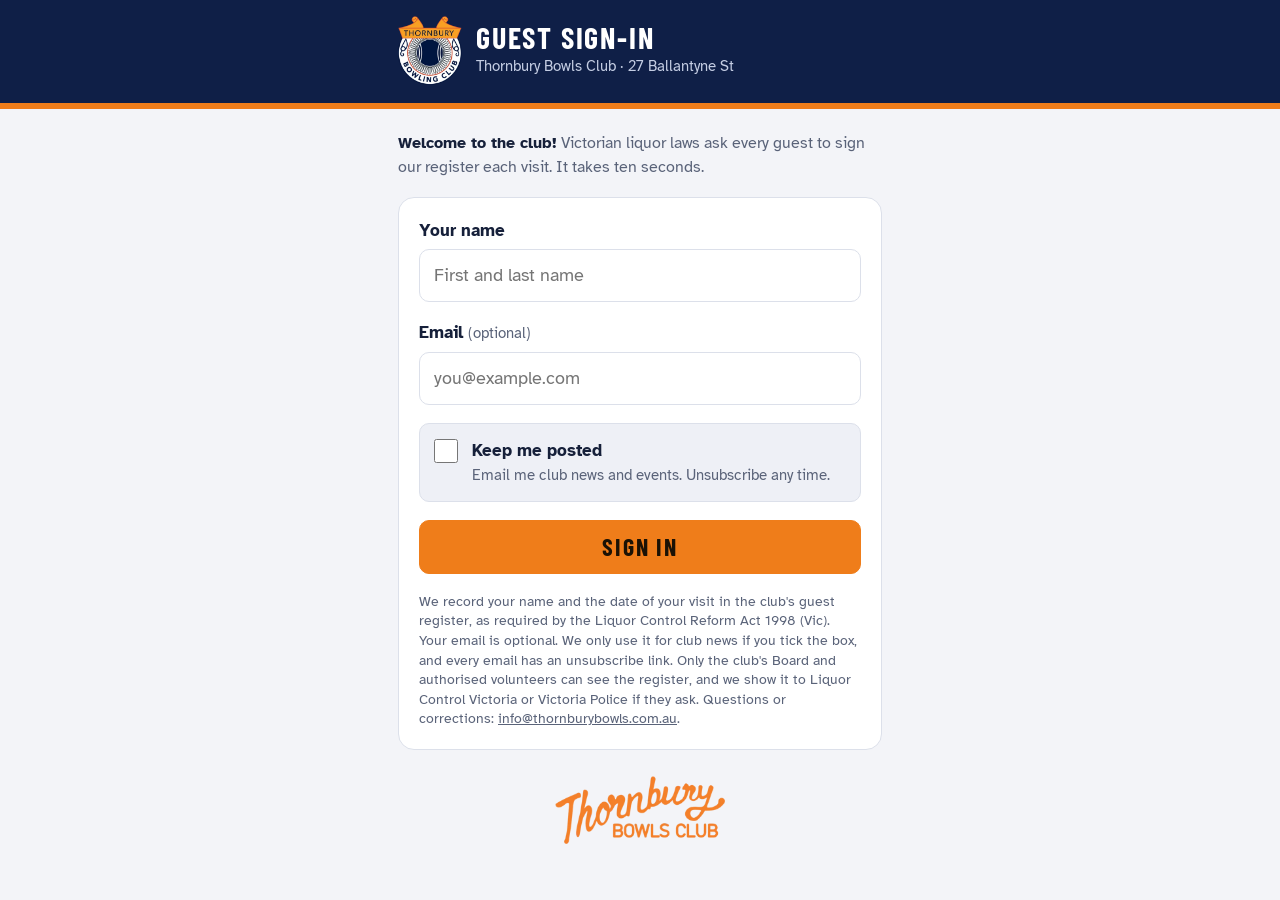
<file: guest/index.html>
<!doctype html>
<html lang="en-AU">
<head>
<meta charset="utf-8">
<meta name="viewport" content="width=device-width, initial-scale=1, viewport-fit=cover">
<title>Guest sign-in · Thornbury Bowls Club</title>
<meta name="description" content="Sign the Thornbury Bowls Club guest register.">
<meta name="robots" content="noindex, nofollow">
<meta name="theme-color" content="#0f1f47">
<link rel="icon" type="image/png" href="assets/favicon.png">
<link rel="apple-touch-icon" href="assets/apple-touch-icon.png">
<link rel="preload" href="assets/fonts/BarlowCondensed-Bold.woff" as="font" type="font/woff" crossorigin>
<link rel="stylesheet" href="guest.css">
</head>
<body>
<header class="band">
  <div class="wrap">
    <img class="crest" src="assets/crest.webp" alt="Thornbury Bowling Club crest" width="64" height="69">
    <div><span class="sign">Guest sign-in</span><span class="sign-sub">Thornbury Bowls Club · 27 Ballantyne St</span></div>
  </div>
</header>
<div class="stripe"></div>

<main>
  <div class="wrap">

    <!-- Sign-in form -->
    <section id="form-view" class="stack">
      <p class="lead"><b>Welcome to the club!</b> Victorian liquor laws ask every guest to sign our register each visit. It takes ten seconds.</p>

      <form id="guest-form" class="panel stack" novalidate>
        <div id="form-alert" class="alert" role="alert" hidden></div>

        <div class="field">
          <label for="name">Your name</label>
          <input type="text" id="name" name="name" autocomplete="name" autocapitalize="words" maxlength="100" placeholder="First and last name" aria-describedby="name-err" required>
          <span id="name-err" class="err" hidden></span>
        </div>

        <div class="field">
          <label for="email">Email <span class="opt">(optional)</span></label>
          <input type="email" id="email" name="email" autocomplete="email" inputmode="email" maxlength="254" placeholder="you@example.com" aria-describedby="email-err">
          <span id="email-err" class="err" hidden></span>
        </div>

        <label class="check" for="optin">
          <input type="checkbox" id="optin" name="optin">
          <span><span class="lbl">Keep me posted</span><span class="hint">Email me club news and events. Unsubscribe any time.</span></span>
        </label>

        <!-- Left empty by people; filled in by spam bots -->
        <div class="hp" aria-hidden="true"><label for="website">Website</label><input type="text" id="website" name="website" tabindex="-1" autocomplete="off"></div>

        <button class="btn go" id="submit">Sign in</button>

        <p class="notice" id="privacy">
          We record your name and the date of your visit in the club's guest register, as required by the
          Liquor Control Reform Act 1998 (Vic). Your email is optional. We only use it for club news if you tick the box,
          and every email has an unsubscribe link. Only the club's Board and authorised volunteers can see the register,
          and we show it to Liquor Control Victoria or Victoria Police if they ask. Questions or corrections:
          <a id="contact" href="mailto:info@thornburybowls.com.au">info@thornburybowls.com.au</a>.
        </p>
      </form>
    </section>

    <!-- Confirmation -->
    <section id="done-view" class="stack done" hidden tabindex="-1">
      <div class="tick" aria-hidden="true"><svg viewBox="0 0 24 24" fill="none" stroke="currentColor" stroke-width="3" stroke-linecap="round" stroke-linejoin="round"><path d="M5 12.5l4.5 4.5L19 7.5"/></svg></div>
      <h1 id="done-title">You're signed in</h1>
      <div class="ticket">
        <span class="who" id="done-name"></span>
        <span class="when" id="done-when"></span>
        <span class="hint" id="done-news" hidden>We'll email you club news. Thanks for keeping in touch.</span>
      </div>
      <p>Enjoy your visit. If bar staff ask, just show them this screen.</p>
      <button class="btn primary" id="another" type="button">Sign in another guest</button>
    </section>

    <div class="foot"><img src="assets/script.webp" alt="Thornbury Bowls Club" width="170" height="68"></div>
  </div>
</main>

<noscript><div class="wrap"><p class="alert">This page needs JavaScript. Please ask at the bar to sign the paper register.</p></div></noscript>
<script src="config.js"></script>
<script src="guest.js"></script>
</body>
</html>
</file>
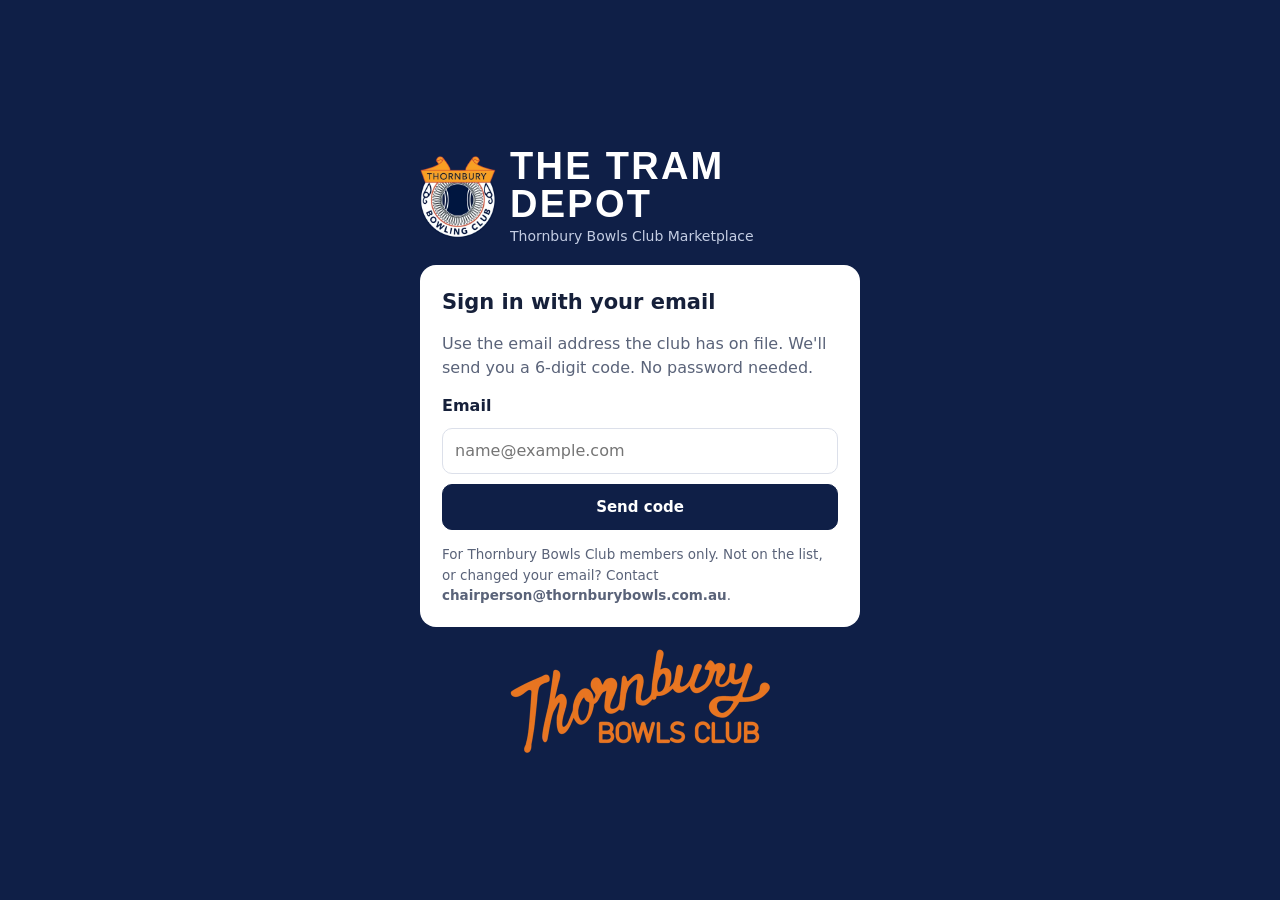
<file: test/index.html>
<!doctype html>
<html lang="en-AU"><head><meta charset="utf-8"><meta name="viewport" content="width=device-width, initial-scale=1, viewport-fit=cover">
<base href="../site/"><title>The Tram Depot (test)</title><link rel="stylesheet" href="styles.css"></head>
<body><div id="app"></div>
<script>window.DEPOT_CONFIG = { contactEmail: 'chairperson@thornburybowls.com.au' };</script>
<script src="../test/db-mock.js"></script>
<script src="app.js"></script>
</body></html>
</file>
<file: guest/guest.css>
/* Thornbury Bowls Club guest register. Club navy and orange, same look as The Tram Depot. */
@font-face{font-family:"Barlow Condensed";font-weight:700;font-display:swap;src:url(assets/fonts/BarlowCondensed-Bold.woff) format("woff")}
@font-face{font-family:"Atkinson Hyperlegible";font-weight:400;font-display:swap;src:url(assets/fonts/AtkinsonHyperlegible-Regular.woff) format("woff")}
@font-face{font-family:"Atkinson Hyperlegible";font-weight:700;font-display:swap;src:url(assets/fonts/AtkinsonHyperlegible-Bold.woff) format("woff")}

:root{
  --navy:#0f1f47; --navy-2:#1d3370; --on-navy:#fff; --on-navy-muted:#c4cde3;
  --orange:#ef7d1a; --orange-ink:#a24d06; --orange-soft:#fdead8;
  --bg:#f3f4f8; --surface:#fff; --surface-2:#eef0f6; --ink:#16203a; --muted:#5a6379; --line:#dce0ea;
  --ok:#1e6b3c; --ok-soft:#dcf0e3; --bad:#a3271f; --bad-soft:#fbe3e1;
  --display:"Barlow Condensed","Arial Narrow",Arial,sans-serif;
  --body:"Atkinson Hyperlegible",system-ui,-apple-system,"Segoe UI",sans-serif;
  --r:10px;
}
@media (prefers-color-scheme:dark){:root{
  --navy:#0b1734; --navy-2:#1a2d5f; --on-navy-muted:#b3bdd6;
  --orange:#f5913a; --orange-ink:#ffc48f; --orange-soft:#3b2412;
  --bg:#0e1322; --surface:#171e31; --surface-2:#1f2740; --ink:#e7eaf2; --muted:#9ea7bd; --line:#2a3452;
  --ok:#8fd6a8; --ok-soft:#173826; --bad:#f4a39c; --bad-soft:#3d1916; color-scheme:dark}}

*{box-sizing:border-box}
html{-webkit-text-size-adjust:100%}
body{margin:0;background:var(--bg);color:var(--ink);font-family:var(--body);font-size:17px;line-height:1.5}
button,input{font:inherit;color:inherit}
:focus-visible{outline:3px solid var(--orange);outline-offset:2px}
h1,h2{margin:0;text-wrap:balance}
p{margin:0}
[hidden]{display:none!important}

.wrap{max-width:520px;margin:0 auto;padding-left:max(18px,env(safe-area-inset-left));padding-right:max(18px,env(safe-area-inset-right))}
.wrap.wide{max-width:980px}

/* Navy band with crest */
.band{background:var(--navy);color:var(--on-navy);padding-top:env(safe-area-inset-top)}
.band .wrap{display:flex;align-items:center;gap:14px;padding-block:16px 18px}
.crest{width:64px;height:auto;flex:none}
.sign{display:block;font-family:var(--display);font-weight:700;font-size:30px;line-height:1;letter-spacing:.06em;text-transform:uppercase}
.sign-sub{display:block;color:var(--on-navy-muted);font-size:14.5px;margin-top:4px}
.stripe{height:6px;background:var(--orange)}

main{padding-block:22px calc(36px + env(safe-area-inset-bottom))}
.panel{background:var(--surface);border:1px solid var(--line);border-radius:16px;padding:20px}
.stack{display:grid;gap:18px}
.lead{font-size:16px;color:var(--muted)}
.lead b{color:var(--ink)}

.field{display:grid;gap:6px}
.field label,.lbl{font-weight:700}
.opt{font-weight:400;color:var(--muted);font-size:15px}
input[type=text],input[type=email]{width:100%;min-height:52px;padding:12px 14px;border:1px solid var(--line);border-radius:var(--r);background:var(--surface);font-size:18px}
input[type=text]:focus,input[type=email]:focus{outline:none;border-color:var(--orange);box-shadow:0 0 0 3px color-mix(in srgb,var(--orange) 28%,transparent)}
input[aria-invalid=true]{border-color:var(--bad)}
.err{color:var(--bad);font-size:15px;font-weight:700}
.hint{color:var(--muted);font-size:14.5px}

.check{display:grid;grid-template-columns:26px 1fr;gap:12px;align-items:start;padding:14px;border:1px solid var(--line);border-radius:var(--r);background:var(--surface-2);cursor:pointer}
.check input{width:24px;height:24px;margin:1px 0 0;accent-color:var(--orange)}
.check:has(input:checked){border-color:var(--orange);background:var(--orange-soft)}
.check span{display:grid;gap:2px}

.hp{position:absolute;left:-9999px;width:1px;height:1px;overflow:hidden}

.btn{display:inline-flex;align-items:center;justify-content:center;gap:8px;min-height:54px;padding:0 22px;border-radius:var(--r);border:1px solid var(--line);background:var(--surface);cursor:pointer;font-weight:700;font-size:17px;text-decoration:none;color:var(--ink)}
.btn.go{background:var(--orange);border-color:var(--orange);color:#1b1205;width:100%;font-family:var(--display);font-size:24px;letter-spacing:.08em;text-transform:uppercase}
.btn.go:hover{filter:brightness(1.05)}
.btn.go[disabled]{opacity:.7;cursor:progress}
.btn.primary{background:var(--navy);border-color:var(--navy);color:var(--on-navy)}
.btn.small{min-height:40px;padding:0 14px;font-size:15px}
.btn.link{border:0;background:none;padding:0 4px;min-height:40px;color:var(--muted);font-weight:400;text-decoration:underline}

.notice{font-size:13.5px;color:var(--muted);line-height:1.45}
.notice a{color:inherit}
.alert{background:var(--bad-soft);color:var(--bad);border-radius:var(--r);padding:12px 14px;font-weight:700}

/* Done screen */
.done{text-align:center;justify-items:center}
.ticket{width:100%;border:2px dashed var(--line);border-radius:14px;padding:16px;display:grid;gap:4px;background:var(--surface-2)}
.ticket .who{font-size:24px;font-weight:700;overflow-wrap:anywhere}
.ticket .when{font-family:var(--display);font-size:22px;letter-spacing:.04em;color:var(--muted)}
.tick{width:64px;height:64px;border-radius:50%;background:var(--ok-soft);color:var(--ok);display:flex;align-items:center;justify-content:center}
.tick svg{width:36px;height:36px}

.foot{display:flex;justify-content:center;padding-top:26px}
.foot img{width:170px;height:auto;opacity:.95}

/* Register (moderators) */
.toolbar{display:flex;flex-wrap:wrap;gap:10px;align-items:end}
.toolbar .field{min-width:150px}
.toolbar input[type=date]{min-height:44px;padding:8px 10px;border:1px solid var(--line);border-radius:var(--r);background:var(--surface);font-size:16px}
.summary{color:var(--muted);font-size:15px}
.tablewrap{overflow-x:auto;border:1px solid var(--line);border-radius:12px;background:var(--surface)}
table{border-collapse:collapse;width:100%;font-size:15px}
th,td{text-align:left;padding:10px 12px;border-bottom:1px solid var(--line);vertical-align:top}
th{font-size:12.5px;text-transform:uppercase;letter-spacing:.06em;color:var(--muted);white-space:nowrap}
tr:last-child td{border-bottom:0}
td.day{font-weight:700;white-space:nowrap}
td.e{overflow-wrap:anywhere}
td .btn.link{min-height:0;padding:0}
.yes{display:inline-block;font-size:12.5px;font-weight:700;padding:2px 8px;border-radius:5px;background:var(--ok-soft);color:var(--ok)}
.confirm{display:flex;flex-wrap:wrap;gap:8px;align-items:center;background:var(--bad-soft);color:var(--bad);border-radius:8px;padding:8px 10px;font-weight:700}
.btn.danger{color:var(--bad);border-color:color-mix(in srgb,var(--bad) 45%,var(--line))}
.narrow{max-width:460px}
.btn[disabled]{opacity:.55;cursor:not-allowed}
.code{letter-spacing:.5em;text-align:center;font-family:var(--display);font-size:26px}

@media print{
  .band,.stripe,.toolbar,.noprint,.foot{display:none!important}
  body{background:#fff;color:#000}
  .tablewrap{border:0}
  th,td{padding:6px 8px}
}
</file>
